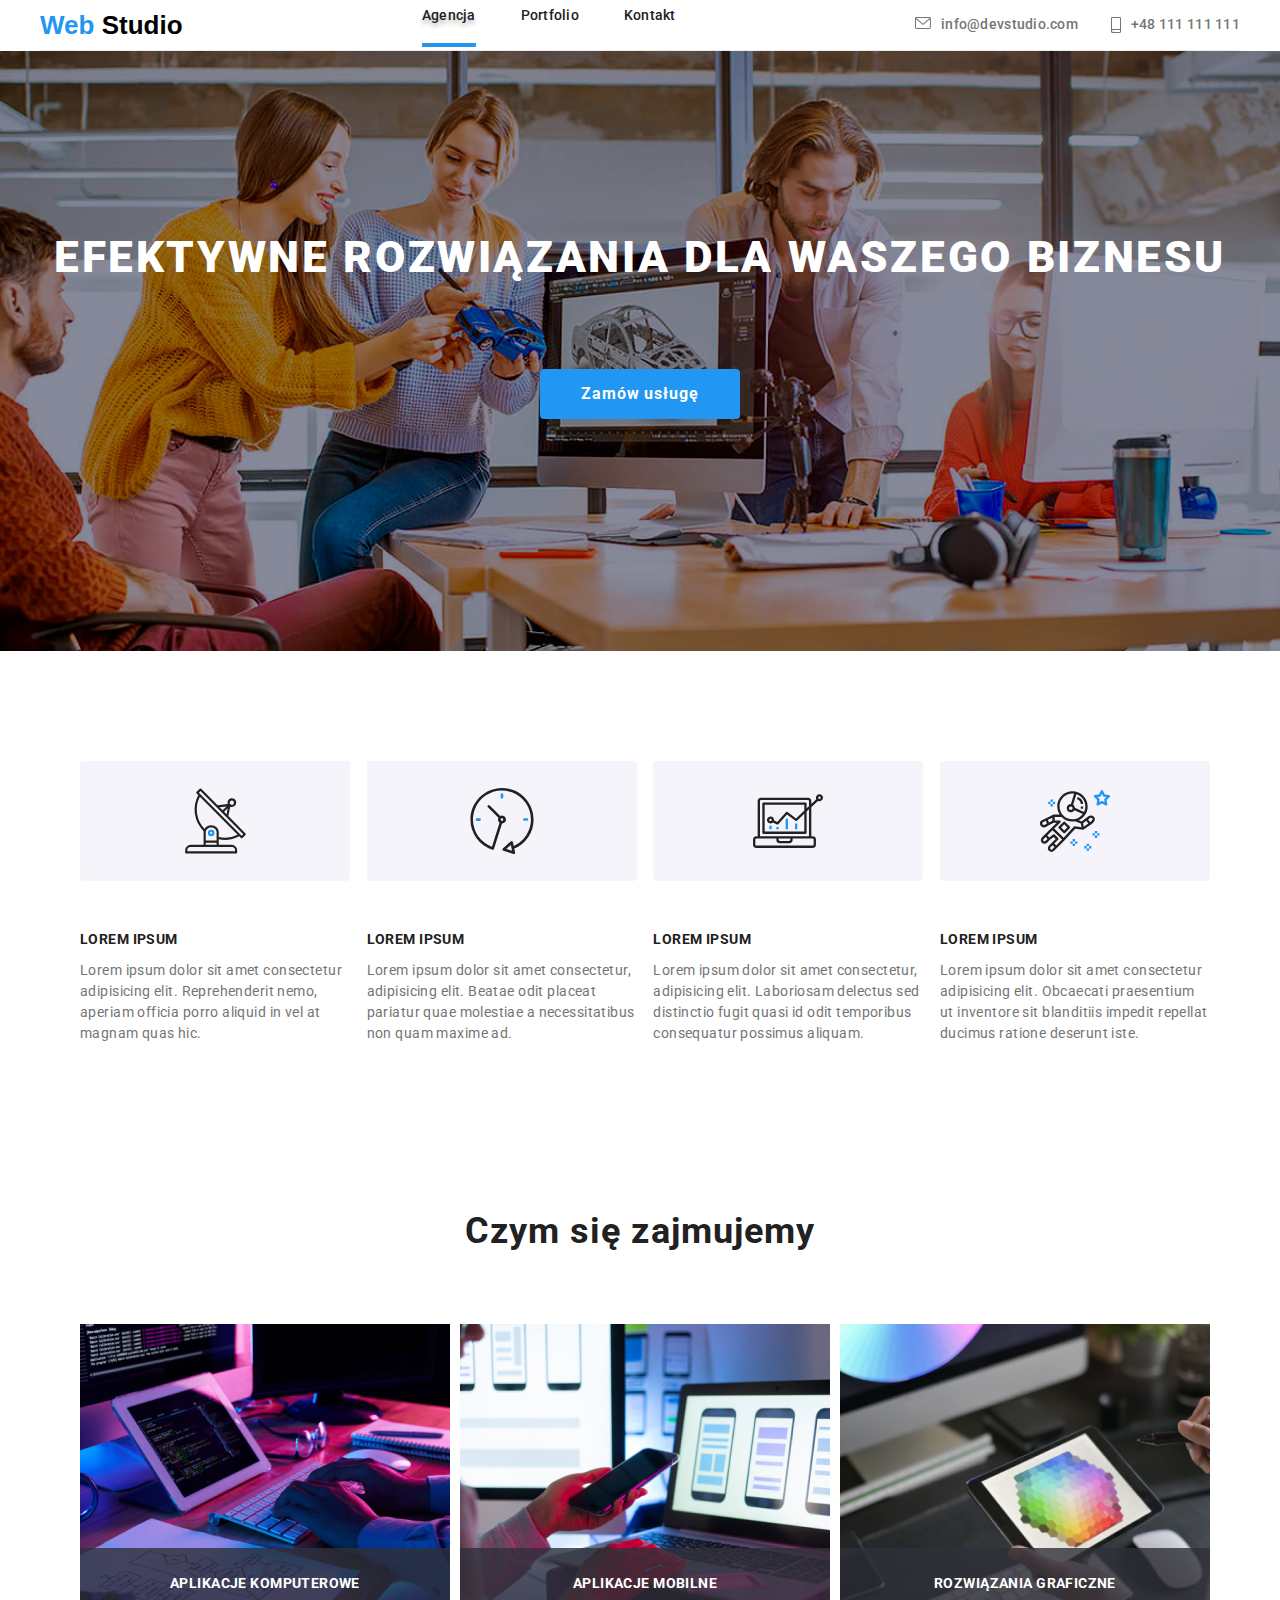
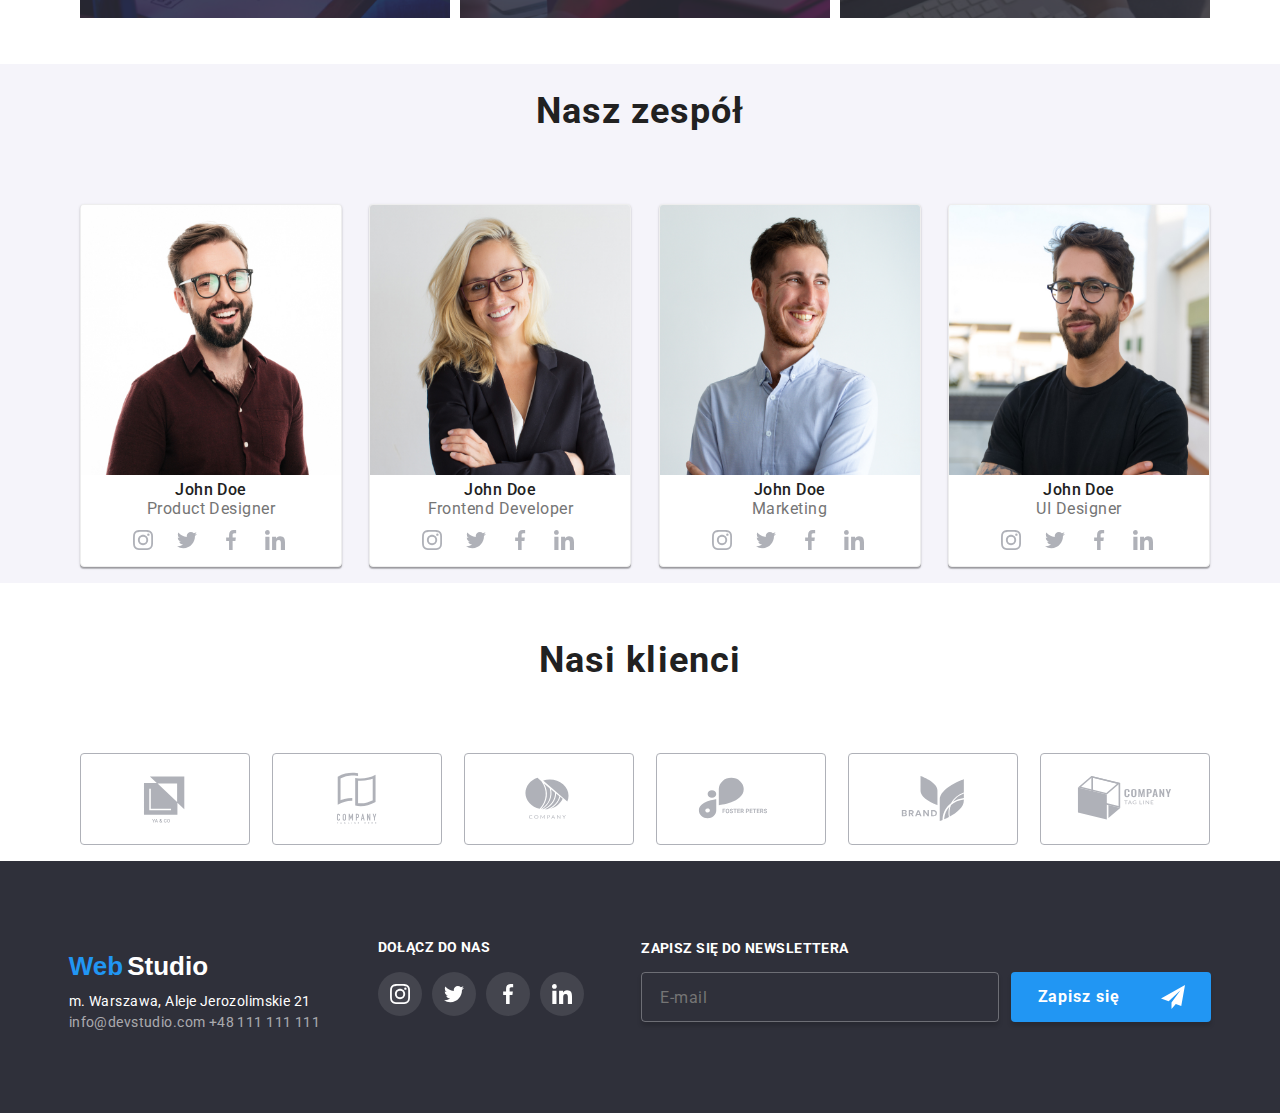
<file: index.html>
<!DOCTYPE html>
<html lang="pl">
  <head>
    <meta charset="UTF-8" />
    <meta name="viewport" content="width=device-width, initial-scale=1.0" />
    <link rel="stylesheet" href="css/modern-normalize.css" />
    <link rel="stylesheet" href="css/main.min.css" />
    <link
      href="https://fonts.googleapis.com/css2?family=Raleway:wght@700&family=Roboto:wght@400;500;700;900&display=swap"
      rel="stylesheet"
    />
    <title>Studio</title>
  </head>
  <body class="body">
    <header class="container navbar">
      <a class="navbar--name" href="index.html">
        <span class="name--first">Web</span>
        <span class="name--second">Studio</span>
      </a>
      <nav class="navbar--pagelist">
        <div class="pagelist--item">
          <a class="pagelist--link active" href="index.html">Agencja</a>
        </div>
        <div class="pagelist--item">
          <a class="pagelist--link" href="portfolio.html">Portfolio</a>
        </div>
        <div class="pagelist--item">
          <a class="pagelist--link" href="/kontakt">Kontakt</a>
        </div>
      </nav>
      <div class="navbar--contact">
        <a class="contact--link" href="mailto:info@devstudio.com">
          <svg class="contact--icon" width="16" height="12">
            <use href="images/icons.svg#icon-envelope"></use>
          </svg>
          info@devstudio.com
        </a>
        <a class="contact--link" href="tel:+48111111111">
          <svg class="contact--icon" width="10" height="16">
            <use href="images/icons.svg#icon-smartphone"></use>
          </svg>
          +48 111 111 111</a
        >
      </div>
    </header>
    <main>
      <section class="header section">
        <div class="container">
          <h1 class="header--text">
            Efektywne rozwiązania dla Waszego biznesu
          </h1>
          <button class="header--button" type="button" data-modal-open>
            Zamów usługę
          </button>
        </div>
      </section>
      <div>
        <section class="section container">
          <ul class="solutions--icon-list">
            <li class="solutions--icon-item">
              <rect class="solutions--icon-background">
                <svg class="solutions--icon-svg" width="65" height="70">
                  <use href="images/icons.svg#icon-antenna"></use>
                </svg>
              </rect>
            </li>
            <li class="solutions--icon-item">
              <rect class="solutions--icon-background" width="270" height="120">
                <svg class="solutions--icon-svg" width="66" height="70">
                  <use href="images/icons.svg#icon-clock"></use>
                </svg>
              </rect>
            </li>
            <li class="solutions--icon-item">
              <rect class="solutions--icon-background" width="270" height="120">
                <svg class="solutions--icon-svg" width="70" height="70">
                  <use href="images/icons.svg#icon-diagram"></use>
                </svg>
              </rect>
            </li>
            <li class="solutions--icon-item">
              <rect class="solutions--icon-background" width="270" height="120">
                <svg class="solutions--icon-svg" width="70" height="70">
                  <use href="images/icons.svg#icon-astronaut"></use>
                </svg>
              </rect>
            </li>
          </ul>
          <ul class="solutions--list">
            <li class="solutions--item">
              <h3 class="solutions--item-title">Lorem ipsum</h3>
              <span class="solutions--item-text">
                Lorem ipsum dolor sit amet consectetur adipisicing elit.
                Reprehenderit nemo, aperiam officia porro aliquid in vel at
                magnam quas hic.
              </span>
            </li>
            <li class="solutions--item">
              <h3 class="solutions--item-title">Lorem ipsum</h3>
              <span class="solutions--item-text">
                Lorem ipsum dolor sit amet consectetur, adipisicing elit. Beatae
                odit placeat pariatur quae molestiae a necessitatibus non quam
                maxime ad.
              </span>
            </li>
            <li class="solutions--item">
              <h3 class="solutions--item-title">Lorem ipsum</h3>
              <span class="solutions--item-text">
                Lorem ipsum dolor sit amet consectetur, adipisicing elit.
                Laboriosam delectus sed distinctio fugit quasi id odit
                temporibus consequatur possimus aliquam.
              </span>
            </li>
            <li class="solutions--item">
              <h3 class="solutions--item-title">Lorem ipsum</h3>
              <span class="solutions--item-text">
                Lorem ipsum dolor sit amet consectetur adipisicing elit.
                Obcaecati praesentium ut inventore sit blanditiis impedit
                repellat ducimus ratione deserunt iste.
              </span>
            </li>
          </ul>
        </section>
        <section class="section container">
          <h2 class="whatwedo--title">Czym się zajmujemy</h2>
          <ul class="whatwedo--list">
            <li class="whatwedo--image">
              <img
                src="images/box1.jpg"
                alt="Człowiek piszący na klawiaturze"
                width="370"
                height="294"
              />
              <p class="whatwedo--image-label">Aplikacje komputerowe</p>
            </li>
            <li class="whatwedo--image">
              <img
                src="images/box2.jpg"
                alt="Człowiek trzymający smartfon w ręku"
                width="370"
                height="294"
              />
              <p class="whatwedo--image-label">Aplikacje mobilne</p>
            </li>
            <li class="whatwedo--image">
              <img
                src="images/box3.jpg"
                alt="Człowiek korzystający z tableta z rysikiem"
                width="370"
                height="294"
              />
              <p class="whatwedo--image-label">Rozwiązania graficzne</p>
            </li>
          </ul>
        </section>
      </div>
      <section class="team--section">
        <div class="container">
          <h2 class="team--title">Nasz zespół</h2>
          <ul class="team--list">
            <li class="team--list-item">
              <img
                src="images/team1.jpg"
                alt="Pracownik John Doe"
                width="260"
                height="270"
              />
              <span class="team--member-name">John Doe</span>
              <span class="team--member-position">Product Designer</span>
              <div class="team--member-contact">
                <ul class="team--member-contact-list">
                  <li class="team--member-contact-icon">
                    <circle class="contact-icon-bg">
                      <svg class="contact-icon-svg" width="20" height="20">
                        <use href="images/icons.svg#icon-instagram"></use>
                      </svg>
                    </circle>
                  </li>
                  <li class="team--member-contact-icon">
                    <circle class="contact-icon-bg">
                      <svg class="contact-icon-svg" width="20" height="20">
                        <use href="images/icons.svg#icon-twitter"></use>
                      </svg>
                    </circle>
                  </li>
                  <li class="team--member-contact-icon">
                    <circle class="contact-icon-bg">
                      <svg class="contact-icon-svg" width="20" height="20">
                        <use href="images/icons.svg#icon-facebook"></use>
                      </svg>
                    </circle>
                  </li>
                  <li class="team--member-contact-icon">
                    <circle class="contact-icon-bg">
                      <svg class="contact-icon-svg" width="20" height="20">
                        <use href="images/icons.svg#icon-linkedin"></use>
                      </svg>
                    </circle>
                  </li>
                </ul>
              </div>
            </li>
            <li class="team--list-item">
              <img
                src="images/team2.jpg"
                alt="Pracowniczka John Doe"
                width="260"
                height="270"
              /><span class="team--member-name">John Doe</span>
              <span class="team--member-position">Frontend Developer</span>
              <div class="team--member-contact">
                <ul class="team--member-contact-list">
                  <li class="team--member-contact-icon">
                    <circle class="contact-icon-bg">
                      <svg class="contact-icon-svg" width="20" height="20">
                        <use href="images/icons.svg#icon-instagram"></use>
                      </svg>
                    </circle>
                  </li>
                  <li class="team--member-contact-icon">
                    <circle class="contact-icon-bg">
                      <svg class="contact-icon-svg" width="20" height="20">
                        <use href="images/icons.svg#icon-twitter"></use>
                      </svg>
                    </circle>
                  </li>
                  <li class="team--member-contact-icon">
                    <circle class="contact-icon-bg">
                      <svg class="contact-icon-svg" width="20" height="20">
                        <use href="images/icons.svg#icon-facebook"></use>
                      </svg>
                    </circle>
                  </li>
                  <li class="team--member-contact-icon">
                    <circle class="contact-icon-bg">
                      <svg class="contact-icon-svg" width="20" height="20">
                        <use href="images/icons.svg#icon-linkedin"></use>
                      </svg>
                    </circle>
                  </li>
                </ul>
              </div>
            </li>
            <li class="team--list-item">
              <img
                src="images/team3.jpg"
                alt="Pracownik John Doe"
                width="260"
                height="270"
              /><span class="team--member-name">John Doe</span>
              <span class="team--member-position">Marketing</span>
              <div class="team--member-contact">
                <ul class="team--member-contact-list">
                  <li class="team--member-contact-icon">
                    <circle class="contact-icon-bg">
                      <svg class="contact-icon-svg" width="20" height="20">
                        <use href="images/icons.svg#icon-instagram"></use>
                      </svg>
                    </circle>
                  </li>
                  <li class="team--member-contact-icon">
                    <circle class="contact-icon-bg">
                      <svg class="contact-icon-svg" width="20" height="20">
                        <use href="images/icons.svg#icon-twitter"></use>
                      </svg>
                    </circle>
                  </li>
                  <li class="team--member-contact-icon">
                    <circle class="contact-icon-bg">
                      <svg class="contact-icon-svg" width="20" height="20">
                        <use href="images/icons.svg#icon-facebook"></use>
                      </svg>
                    </circle>
                  </li>
                  <li class="team--member-contact-icon">
                    <circle class="contact-icon-bg">
                      <svg class="contact-icon-svg" width="20" height="20">
                        <use href="images/icons.svg#icon-linkedin"></use>
                      </svg>
                    </circle>
                  </li>
                </ul>
              </div>
            </li>
            <li class="team--list-item">
              <img
                src="images/team4.jpg"
                alt="Pracownik John Doe"
                width="260"
                height="270"
              /><span class="team--member-name">John Doe</span>
              <span class="team--member-position">UI Designer</span>
              <div class="team--member-contact">
                <ul class="team--member-contact-list">
                  <li class="team--member-contact-icon">
                    <circle class="contact-icon-bg">
                      <svg class="contact-icon-svg" width="20" height="20">
                        <use href="images/icons.svg#icon-instagram"></use>
                      </svg>
                    </circle>
                  </li>
                  <li class="team--member-contact-icon">
                    <circle class="contact-icon-bg">
                      <svg class="contact-icon-svg" width="20" height="20">
                        <use href="images/icons.svg#icon-twitter"></use>
                      </svg>
                    </circle>
                  </li>
                  <li class="team--member-contact-icon">
                    <circle class="contact-icon-bg">
                      <svg class="contact-icon-svg" width="20" height="20">
                        <use href="images/icons.svg#icon-facebook"></use>
                      </svg>
                    </circle>
                  </li>
                  <li class="team--member-contact-icon">
                    <circle class="contact-icon-bg">
                      <svg class="contact-icon-svg" width="20" height="20">
                        <use href="images/icons.svg#icon-linkedin"></use>
                      </svg>
                    </circle>
                  </li>
                </ul>
              </div>
            </li>
          </ul>
        </div>
      </section>
      <section class="clients">
        <div class="container">
          <h2 class="clients--title">Nasi klienci</h2>
          <ul class="clients--list">
            <li class="clients--list-item">
              <svg class="clients--logo" width="106" height="60">
                <use href="images/icons.svg#icon-company1"></use>
              </svg>
            </li>
            <li class="clients--list-item">
              <svg class="clients--logo" width="106" height="60">
                <use href="images/icons.svg#icon-company2"></use>
              </svg>
            </li>
            <li class="clients--list-item">
              <svg class="clients--logo" width="106" height="60">
                <use href="images/icons.svg#icon-company3"></use>
              </svg>
            </li>
            <li class="clients--list-item">
              <svg class="clients--logo" width="106" height="60">
                <use href="images/icons.svg#icon-company4"></use>
              </svg>
            </li>
            <li class="clients--list-item">
              <svg class="clients--logo" width="106" height="60">
                <use href="images/icons.svg#icon-company5"></use>
              </svg>
            </li>
            <li class="clients--list-item">
              <svg class="clients--logo" width="106" height="60">
                <use href="images/icons.svg#icon-company6"></use>
              </svg>
            </li>
          </ul>
        </div>
      </section>
    </main>
    <footer class="footer section">
      <div class="footer--section container">
        <div class="footer--address-section">
          <span class="footer--name-first">Web</span>
          <span class="footer--name-second">Studio</span>
          <address>
            <span class="footer--address">
              m. Warszawa, Aleje Jerozolimskie 21
            </span>
            <span class="footer--contact">
              info@devstudio.com +48 111 111 111
            </span>
          </address>
        </div>
        <div class="footer--joinus">
          <span class="joinus--title">Dołącz do nas</span>
          <ul class="joinus--list">
            <li class="joinus--icon">
              <circle class="joinus--icon-bg">
                <svg class="joinus--icon-svg" width="20" height="20">
                  <use href="images/icons.svg#icon-instagram"></use>
                </svg>
              </circle>
            </li>
            <li class="joinus--icon">
              <circle class="joinus--icon-bg">
                <svg class="joinus--icon-svg" width="20" height="20">
                  <use href="images/icons.svg#icon-twitter"></use>
                </svg>
              </circle>
            </li>
            <li class="joinus--icon">
              <circle class="joinus--icon-bg">
                <svg class="joinus--icon-svg" width="20" height="20">
                  <use href="images/icons.svg#icon-facebook"></use>
                </svg>
              </circle>
            </li>
            <li class="joinus--icon">
              <circle class="joinus--icon-bg">
                <svg class="joinus--icon-svg" width="20" height="20">
                  <use href="images/icons.svg#icon-linkedin"></use>
                </svg>
              </circle>
            </li>
          </ul>
        </div>
        <div class="footer--newsletter">
          <span class="newsletter--title"> Zapisz się do newslettera </span>
          <form class="newsletter--form">
            <label>
              <rect class="newsletter--input-rect">
                <input
                  class="newsletter--input-field"
                  type="email"
                  name="newsletter-email"
                  placeholder="E-mail"
                />
              </rect>
            </label>
            <button class="newsletter--button" type="submit">
              <span>Zapisz się</span>
              <svg width="24" height="24">
                <use href="images/icons.svg#icon-newsletter-send"></use>
              </svg>
            </button>
          </form>
        </div>
      </div>
    </footer>
    <div class="modal--is-hidden backdrop" data-modal>
      <div class="modal">
        <button class="modal--button-close" type="button" data-modal-close>
          X
        </button>
        <span class="modal--title">Zostaw swoje dane w formularzu poniżej</span>
        <form class="modal--form" name="leave_contact">
          <label class="modal--form-label">
            <span class="modal--form-labelname">Imię</span>
            <rect class="modal--input-rect">
              <svg class="modal--input-icon-svg" width="18" height="18">
                <use href="images/icons.svg#icon-modal-name"></use>
              </svg>
              <input
                class="modal--input-field"
                type="name"
                name="contact-name"
              />
            </rect>
          </label>
          <label class="modal--form-label">
            <span class="modal--form-labelname">Telefon</span>
            <rect class="modal--input-rect">
              <svg class="modal--input-icon-svg" width="18" height="18">
                <use href="images/icons.svg#icon-modal-phone"></use>
              </svg>
              <input
                class="modal--input-field"
                type="phone"
                name="contact-phone"
              />
            </rect>
          </label>
          <label class="modal--form-label">
            <span class="modal--form-labelname">E-mail</span>
            <rect class="modal--input-rect">
              <svg class="modal--input-icon-svg" width="18" height="18">
                <use href="images/icons.svg#icon-modal-email"></use>
              </svg>
              <input
                class="modal--input-field"
                type="email"
                name="contact-email"
              />
            </rect>
          </label>
          <label class="modal--form-label">
            <span class="modal--form-labelname">Komentarz</span>
            <rect class="modal--form-message-rect">
              <textarea
                class="modal--form-message-field"
                name="contact-message"
                placeholder="Wprowadź tekst"
              >
              </textarea>
            </rect>
          </label>
          <div class="modal--form-policy">
            <label class="modal--policy-label">
              <input class="modal--policy-checkbox" type="checkbox" />
              <svg class="modal--policy-icon" width="16" height="11">
                <use href="images/icons.svg#icon-check"></use>
              </svg>
              <span class="modal--policy-text">
                Oświadczam, że akceptuję
                <a class="modal--policy-link" href="/">Regulamin</a> i
                <a class="modal--policy-link" href="/">Politykę prywatności</a>.
              </span>
            </label>
          </div>
          <button class="modal--button-send" type="button">Wyślij</button>
        </form>
      </div>
    </div>
    <script src="js/modal.js"></script>
  </body>
</html>
</file>
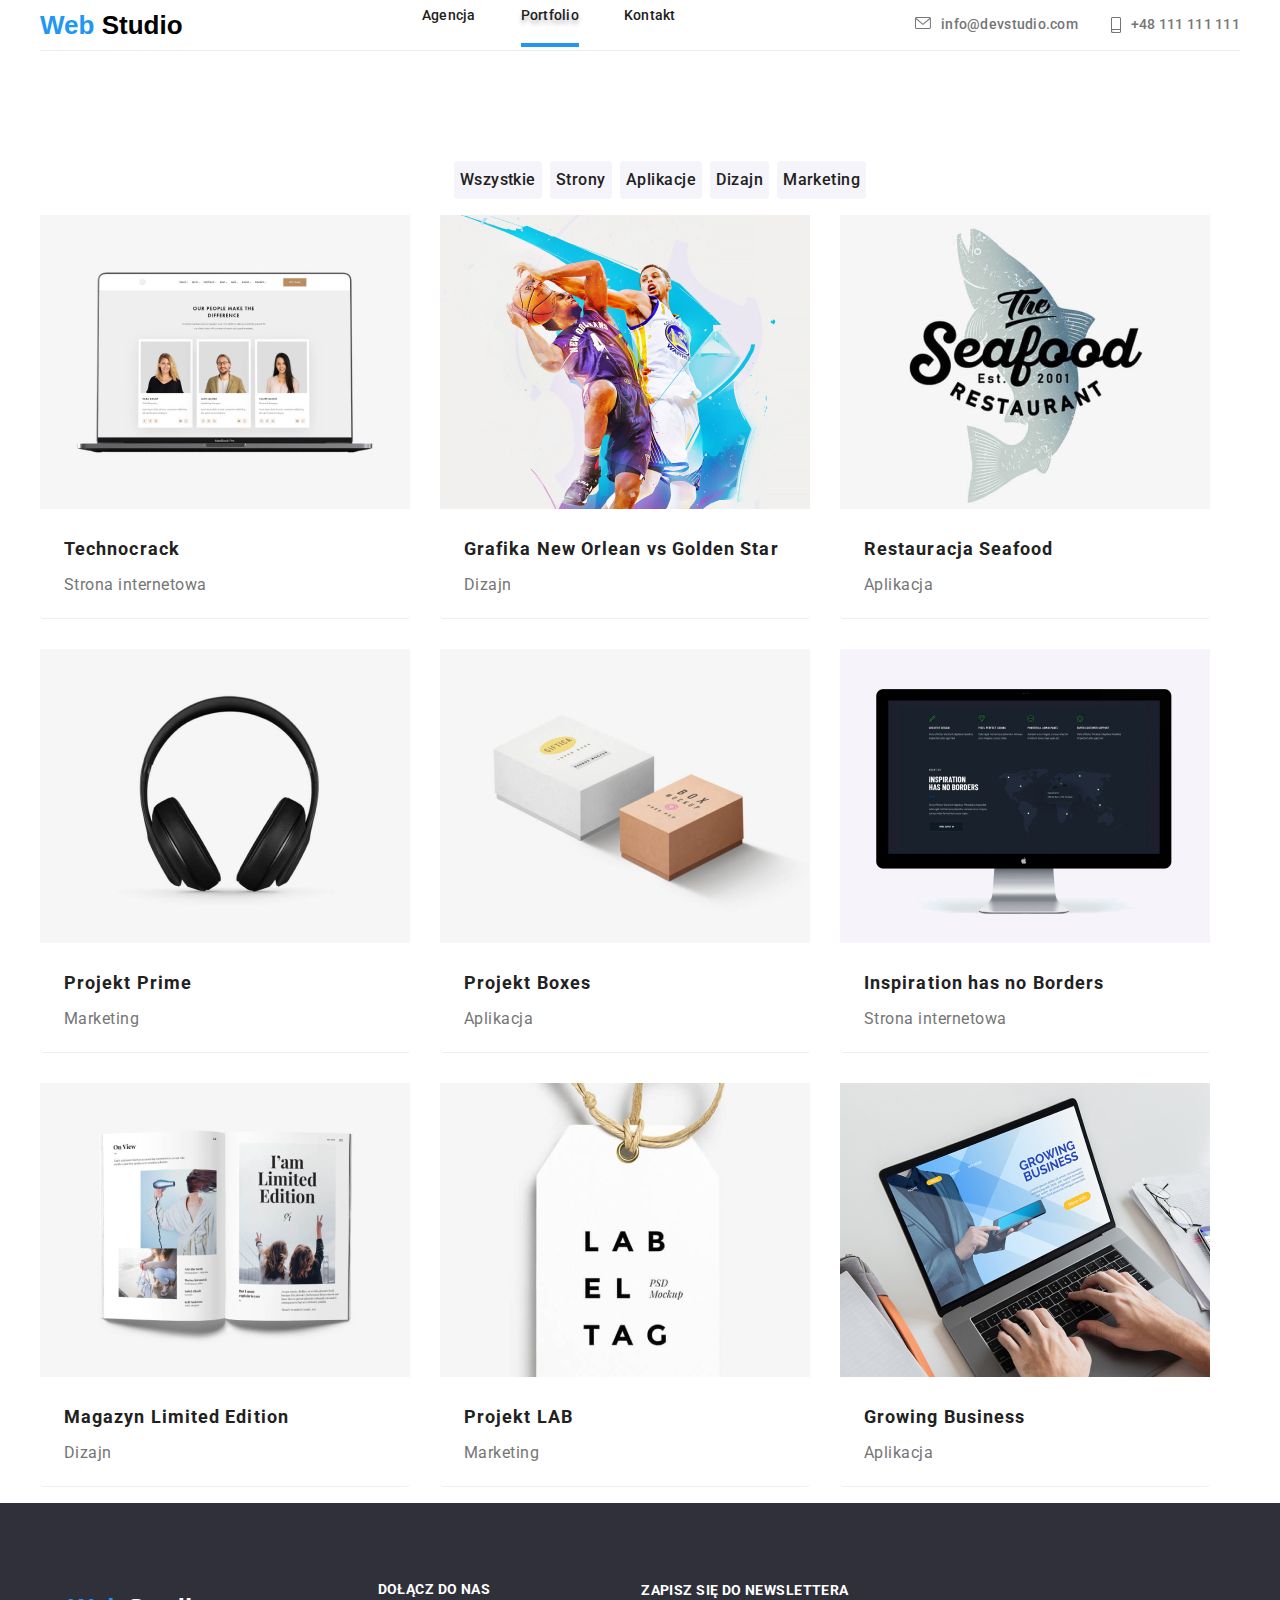
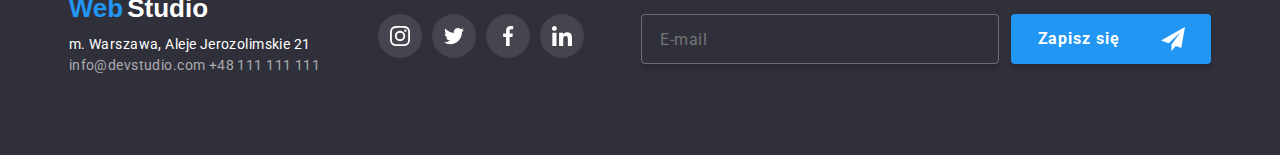
<file: portfolio.html>
<!DOCTYPE html>
<html lang="en">
  <head>
    <meta charset="UTF-8" />
    <meta name="viewport" content="width=device-width, initial-scale=1.0" />
    <link rel="stylesheet" href="css/modern-normalize.css" />
    <link rel="stylesheet" href="css/main.min.css" />
    <link
      href="https://fonts.googleapis.com/css2?family=Raleway:wght@700&family=Roboto:wght@400;500;700;900&display=swap"
      rel="stylesheet"
    />
    <title>Portfolio - WebStudio</title>
  </head>
  <body class="body">
    <header class="container navbar">
      <a class="navbar--name" href="index.html">
        <span class="name--first">Web</span>
        <span class="name--second">Studio</span>
      </a>
      <nav class="navbar--pagelist">
        <div class="pagelist--item">
          <a class="pagelist--link" href="index.html">Agencja</a>
        </div>
        <div class="pagelist--item">
          <a class="pagelist--link active" href="portfolio.html">Portfolio</a>
        </div>
        <div class="pagelist--item">
          <a class="pagelist--link" href="/kontakt">Kontakt</a>
        </div>
      </nav>
      <div class="navbar--contact">
        <a class="contact--link" href="mailto:info@devstudio.com">
          <svg class="contact--icon" width="16" height="12">
            <use href="images/icons.svg#icon-envelope"></use>
          </svg>
          info@devstudio.com
        </a>
        <a class="contact--link" href="tel:+48111111111">
          <svg class="contact--icon" width="10" height="16">
            <use href="images/icons.svg#icon-smartphone"></use>
          </svg>
          +48 111 111 111</a
        >
      </div>
    </header>
    <main class="container">
      <ul class="portfolio--buttons section">
        <li>
          <button class="portfolio--buttons-categories" type="button">
            Wszystkie
          </button>
        </li>
        <li>
          <button class="portfolio--buttons-categories" type="button">
            Strony
          </button>
        </li>
        <li>
          <button class="portfolio--buttons-categories" type="button">
            Aplikacje
          </button>
        </li>
        <li>
          <button class="portfolio--buttons-categories" type="button">
            Dizajn
          </button>
        </li>
        <li>
          <button class="portfolio--buttons-categories" type="button">
            Marketing
          </button>
        </li>
      </ul>
      <ul class="portfolio--projects-grid section">
        <li class="projects--item">
          <div class="projects--image">
            <img
              src="images/portfolio1.jpg"
              alt="Laptop z otwartą stroną internetową"
              height="294"
              width="370"
            />
            <p class="projects--description">
              Technocrack jest popularną platformą wykorzystywaną do
              rozpowszechniania koronawirusa. Firmy wykorzystują tę platformę do
              celów szpiegowskich i ataków na niezabezpieczone serwery
              konkurencji
            </p>
          </div>
          <span class="projects--name">Technocrack </span>
          <span class="projects--category">Strona internetowa</span>
        </li>
        <li class="projects--item">
          <div class="projects--image">
            <img
              src="images/portfolio2.jpg"
              alt="Dwóch koszykarzy podczas gry"
              height="294"
              width="370"
            />
            <p class="projects--description">
              Lorem ipsum, dolor sit amet consectetur adipisicing elit. Sed eum,
              quam expedita necessitatibus eius unde repellat debitis
              repudiandae iste sit maxime inventore veritatis reiciendis facere
              sunt, distinctio itaque quaerat magnam.
            </p>
          </div>
          <span class="projects--name">Grafika New Orlean vs Golden Star </span>
          <span class="projects--category">Dizajn</span>
        </li>
        <li class="projects--item">
          <div class="projects--image">
            <img
              src="images/portfolio3.jpg"
              alt="Tekst 'The Seafood Restaurant' z rybą w tle"
              height="294"
              width="370"
            />
            <p class="projects--description">
              Lorem ipsum dolor sit amet consectetur adipisicing elit. Quidem
              itaque atque, recusandae harum nisi unde similique error
              consectetur vitae, saepe praesentium officiis eius esse dolore
              perspiciatis, neque quis nemo! Omnis!
            </p>
          </div>
          <span class="projects--name">Restauracja Seafood </span>
          <span class="projects--category">Aplikacja</span>
        </li>
        <li class="projects--item">
          <div class="projects--image">
            <img
              src="images/portfolio4.jpg"
              alt="Słuchawki nauszne"
              height="294"
              width="370"
            />
            <p class="projects--description">
              Lorem ipsum dolor sit amet consectetur adipisicing elit. Animi
              saepe quidem ad recusandae voluptate perferendis veniam optio sit
              alias atque! Error, ipsa doloribus fuga sed officia quae corporis
              deleniti eos?
            </p>
          </div>
          <span class="projects--name">Projekt Prime </span>
          <span class="projects--category">Marketing</span>
        </li>
        <li class="projects--item">
          <div class="projects--image">
            <img
              src="images/portfolio5.jpg"
              alt="Dwa pudełka - beżowe i białe"
              height="294"
              width="370"
            />
            <p class="projects--description">
              Lorem ipsum dolor sit amet consectetur adipisicing elit. Odio
              cupiditate, nam rerum a necessitatibus praesentium blanditiis
              ratione. Dignissimos sit vel ipsam explicabo sequi neque,
              provident alias, deserunt labore ipsum laudantium!
            </p>
          </div>
          <span class="projects--name">Projekt Boxes </span>
          <span class="projects--category">Aplikacja</span>
        </li>
        <li class="projects--item">
          <div class="projects--image">
            <img
              src="images/portfolio6.jpg"
              alt="Monitor komputera z otwartą stroną internetową"
              height="294"
              width="370"
            />
            <p class="projects--description">
              Lorem ipsum dolor, sit amet consectetur adipisicing elit. Libero
              amet voluptatum quae non impedit facere! Adipisci dolor est
              nesciunt animi neque eum ipsam veritatis ad! Ad beatae quos quis
              optio?
            </p>
          </div>
          <span class="projects--name">Inspiration has no Borders </span>
          <span class="projects--category">Strona internetowa</span>
        </li>
        <li class="projects--item">
          <div class="projects--image">
            <img
              src="images/portfolio7.jpg"
              alt="Otwarty album z grafiką"
              height="294"
              width="370"
            />
            <p class="projects--description">
              Lorem ipsum dolor sit amet consectetur, adipisicing elit.
              Recusandae error optio quam alias est adipisci illum? Id
              consequuntur quis laudantium omnis! Voluptatibus saepe voluptatum
              id nihil, veritatis illo alias nobis.
            </p>
          </div>
          <span class="projects--name">Magazyn Limited Edition </span>
          <span class="projects--category">Dizajn</span>
        </li>
        <li class="projects--item">
          <div class="projects--image">
            <img
              src="images/portfolio8.jpg"
              alt="Papierowa zawieszka z napisem 'Label tag'"
              height="294"
              width="370"
            />
            <p class="projects--description">
              Lorem ipsum dolor, sit amet consectetur adipisicing elit. Laborum
              tenetur quibusdam id repudiandae, voluptatibus accusamus aperiam,
              deleniti ea est porro similique ad atque distinctio odio
              consequatur dolore accusantium. Error, vero?
            </p>
          </div>
          <span class="projects--name">Projekt LAB </span>
          <span class="projects--category">Marketing</span>
        </li>
        <li class="projects--item">
          <div class="projects--image">
            <img
              src="images/portfolio9.jpg"
              alt="Człowiek piszący na komputerze"
              height="294"
              width="370"
            />
            <p class="projects--description">
              Lorem ipsum dolor sit amet consectetur adipisicing elit.
              Consequuntur, explicabo! Voluptatem vitae illo ea, vel ut, facilis
              unde sit blanditiis et voluptas fugiat beatae voluptatum culpa
              ipsa repellat ducimus id.
            </p>
          </div>
          <span class="projects--name">Growing Business </span>
          <span class="projects--category">Aplikacja</span>
        </li>
      </ul>
    </main>
    <footer class="footer section">
      <div class="footer--section container">
        <div class="footer--address-section">
          <span class="footer--name-first">Web</span>
          <span class="footer--name-second">Studio</span>
          <address>
            <span class="footer--address">
              m. Warszawa, Aleje Jerozolimskie 21
            </span>
            <span class="footer--contact">
              info@devstudio.com +48 111 111 111
            </span>
          </address>
        </div>
        <div class="footer--joinus">
          <span class="joinus--title">Dołącz do nas</span>
          <ul class="joinus--list">
            <li class="joinus--icon">
              <circle class="joinus--icon-bg">
                <svg class="joinus--icon-svg" width="20" height="20">
                  <use href="images/icons.svg#icon-instagram"></use>
                </svg>
              </circle>
            </li>
            <li class="joinus--icon">
              <circle class="joinus--icon-bg">
                <svg class="joinus--icon-svg" width="20" height="20">
                  <use href="images/icons.svg#icon-twitter"></use>
                </svg>
              </circle>
            </li>
            <li class="joinus--icon">
              <circle class="joinus--icon-bg">
                <svg class="joinus--icon-svg" width="20" height="20">
                  <use href="images/icons.svg#icon-facebook"></use>
                </svg>
              </circle>
            </li>
            <li class="joinus--icon">
              <circle class="joinus--icon-bg">
                <svg class="joinus--icon-svg" width="20" height="20">
                  <use href="images/icons.svg#icon-linkedin"></use>
                </svg>
              </circle>
            </li>
          </ul>
        </div>
        <div class="footer--newsletter">
          <span class="newsletter--title"> Zapisz się do newslettera </span>
          <form class="newsletter--form">
            <label>
              <rect class="newsletter--input-rect">
                <input
                  class="newsletter--input-field"
                  type="email"
                  name="newsletter-email"
                  placeholder="E-mail"
                />
              </rect>
            </label>
            <button class="newsletter--button" type="submit">
              <span>Zapisz się</span>
              <svg width="24" height="24">
                <use href="images/icons.svg#icon-newsletter-send"></use>
              </svg>
            </button>
          </form>
        </div>
      </div>
    </footer>
  </body>
</html>
</file>
<file: css/main.min.css>
.body{background-color:#fff;font-family:"Roboto",sans-serif}.container{width:1200px;margin:auto}.section{padding-top:94px}.navbar{display:-webkit-box;display:-ms-flexbox;display:flex;-webkit-box-pack:space-evenly;-ms-flex-pack:space-evenly;justify-content:space-evenly;-webkit-box-align:center;-ms-flex-align:center;align-items:center;border-bottom-width:1px;border-bottom-style:solid;border-bottom-color:#ececec}.navbar--name{font-family:"Railway",sans-serif;font-weight:700;font-size:26px;line-height:1.938;text-decoration:none}.name--first{color:#2196f3}.name--second{color:#000}.navbar--pagelist{display:-webkit-inline-box;display:-ms-inline-flexbox;display:inline-flex;min-width:254px;-webkit-box-pack:justify;-ms-flex-pack:justify;justify-content:space-between;margin-left:auto;margin-right:auto;padding-top:auto}.pagelist--item{position:relative;-webkit-transition-property:border-bottom;transition-property:border-bottom;-webkit-transition-duration:250ms;transition-duration:250ms;-webkit-transition-timing-function:cubic-bezier(0.4, 0, 0.2, 1);transition-timing-function:cubic-bezier(0.4, 0, 0.2, 1);-webkit-transition-delay:0;transition-delay:0;padding-bottom:20px}.pagelist--item:hover{color:#2196f3;text-shadow:0px 4px 4px rgba(0,0,0,.25);border-bottom-color:#2196f3;border-bottom-width:4px;border-bottom-style:solid}.active{color:#2196f3;text-shadow:0px 4px 4px rgba(0,0,0,.25);border-bottom-color:#2196f3;border-bottom-width:4px;border-bottom-style:solid}.pagelist--link{color:#212121;font-weight:500;font-size:14px;line-height:1;letter-spacing:.02em;text-decoration:none;-webkit-transition-property:text-shadow border;transition-property:text-shadow border;-webkit-transition-duration:250ms;transition-duration:250ms;-webkit-transition-timing-function:cubic-bezier(0.4, 0, 0.2, 1);transition-timing-function:cubic-bezier(0.4, 0, 0.2, 1);-webkit-transition-delay:0;transition-delay:0;position:relative;padding-bottom:20px}.navbar--contact{-webkit-box-pack:justify;-ms-flex-pack:justify;justify-content:space-between;display:-webkit-inline-box;display:-ms-inline-flexbox;display:inline-flex;width:325px}.contact--link{color:#757575;font-weight:500;font-size:14px;line-height:1;letter-spacing:.02em;text-decoration:none;display:-webkit-inline-box;display:-ms-inline-flexbox;display:inline-flex;-webkit-transition-property:color;transition-property:color;-webkit-transition-duration:250ms;transition-duration:250ms;-webkit-transition-timing-function:cubic-bezier(0.4, 0, 0.2, 1);transition-timing-function:cubic-bezier(0.4, 0, 0.2, 1);-webkit-transition-delay:0;transition-delay:0}.contact--link:hover,.contact--link:focus{color:#2196f3}.contact--icon{margin-right:10px;fill:#757575;-webkit-transition-property:fill;transition-property:fill;-webkit-transition-duration:250ms;transition-duration:250ms;-webkit-transition-timing-function:cubic-bezier(0.4, 0, 0.2, 1);transition-timing-function:cubic-bezier(0.4, 0, 0.2, 1);-webkit-transition-delay:0;transition-delay:0}.contact--icon:hover,.contact--icon:focus{fill:#2196f3}.header{text-align:center;height:600px;color:#fff;-webkit-box-align:center;-ms-flex-align:center;align-items:center;-ms-flex-wrap:wrap;flex-wrap:wrap;background-image:url("../images/header.jpg");background-repeat:no-repeat;background-position:center}.header--text{font-weight:900;font-size:44px;line-height:3.75;text-align:center;letter-spacing:.06em;text-transform:uppercase}.header--button{background-color:#2196f3;color:#fff;height:50px;width:200px;font-weight:700;font-size:16px;line-height:1.875;letter-spacing:.06em;border-radius:4px;border:none;-webkit-transition-property:color;transition-property:color;-webkit-transition-duration:250ms;transition-duration:250ms;-webkit-transition-timing-function:cubic-bezier(0.4, 0, 0.2, 1);transition-timing-function:cubic-bezier(0.4, 0, 0.2, 1);-webkit-transition-delay:0;transition-delay:0}.header--button:hover{cursor:pointer;color:#000}.solutions--icon-list{list-style:none;display:-webkit-inline-box;display:-ms-inline-flexbox;display:inline-flex;-webkit-box-pack:justify;-ms-flex-pack:justify;justify-content:space-between;width:1170px}.solutions--icon-background{border-radius:4px;background-color:#f5f4fa;width:270px;height:120px;display:inline-block}.solutions--icon-svg{display:block;-webkit-box-pack:center;-ms-flex-pack:center;justify-content:center;-webkit-box-align:center;-ms-flex-align:center;align-items:center;margin-left:auto;margin-right:auto;margin-top:25px;margin-bottom:25px}.solutions--list{list-style:none;display:-webkit-inline-box;display:-ms-inline-flexbox;display:inline-flex;-webkit-box-pack:justify;-ms-flex-pack:justify;justify-content:space-between;width:1170px}.solutions--item{width:270px;-webkit-box-align:center;-ms-flex-align:center;align-items:center}.solutions--item-title{font-weight:700;font-size:14px;line-height:1;letter-spacing:.03em;text-transform:uppercase;color:#212121}.solutions--item-text{font-size:14px;line-height:1.5;letter-spacing:.03em;color:#757575}.whatwedo--title{font-weight:700;font-size:36px;line-height:2.625;text-align:center;letter-spacing:.03em;color:#212121}.whatwedo--list{list-style:none;width:1170px;height:294px;display:-webkit-inline-box;display:-ms-inline-flexbox;display:inline-flex;-webkit-box-pack:justify;-ms-flex-pack:justify;justify-content:space-between}.whatwedo--image{position:relative;margin:0;padding-bottom:0}.whatwedo--image-label{position:absolute;background-color:rgba(47,48,58,.8);margin:0;bottom:0;left:0;right:0;height:70px;display:-webkit-inline-box;display:-ms-inline-flexbox;display:inline-flex;-webkit-box-align:center;-ms-flex-align:center;align-items:center;-webkit-box-pack:center;-ms-flex-pack:center;justify-content:center;font-weight:700;font-size:14px;line-height:1;text-align:center;letter-spacing:.03em;text-transform:uppercase;color:#fff}.team--section{background-color:#f5f4fa}.team--title{font-weight:700;font-size:36px;line-height:2.625;text-align:center;letter-spacing:.03em;color:#212121;display:block}.team--list{list-style:none;display:-webkit-inline-box;display:-ms-inline-flexbox;display:inline-flex;width:1170px;-webkit-box-pack:justify;-ms-flex-pack:justify;justify-content:space-between}.team--list-item{max-width:270px;border-color:#eee;border-width:1px;border-style:solid;border-radius:4px;background-color:#fff;-webkit-box-shadow:0px 1px 3px rgba(0,0,0,.12),0px 1px 1px rgba(0,0,0,.14),0px 2px 1px rgba(0,0,0,.2);box-shadow:0px 1px 3px rgba(0,0,0,.12),0px 1px 1px rgba(0,0,0,.14),0px 2px 1px rgba(0,0,0,.2);overflow:hidden}.team--member-name{font-weight:500;font-size:16px;line-height:1.188;text-align:center;letter-spacing:.03em;color:#212121;display:block}.team--member-position{font-size:16px;line-height:1.188;text-align:center;letter-spacing:.03em;color:#757575;display:block}.team--member-contact-list{list-style:none;display:-webkit-inline-box;display:-ms-inline-flexbox;display:inline-flex;-webkit-box-pack:justify;-ms-flex-pack:justify;justify-content:space-between;width:206px}.contact-icon-bg{border-radius:50px;width:44px;height:44px;display:inline-block;-webkit-transition-property:background-color;transition-property:background-color;-webkit-transition-duration:250ms;transition-duration:250ms;-webkit-transition-timing-function:cubic-bezier(0.4, 0, 0.2, 1);transition-timing-function:cubic-bezier(0.4, 0, 0.2, 1);-webkit-transition-delay:0;transition-delay:0}.contact-icon-svg{display:block;-webkit-box-pack:center;-ms-flex-pack:center;justify-content:center;-webkit-box-align:center;-ms-flex-align:center;align-items:center;margin:12px 12px 12px 12px;fill:#afb1b8;-webkit-transition-property:fill;transition-property:fill;-webkit-transition-duration:250ms;transition-duration:250ms;-webkit-transition-timing-function:cubic-bezier(0.4, 0, 0.2, 1);transition-timing-function:cubic-bezier(0.4, 0, 0.2, 1);-webkit-transition-delay:0;transition-delay:0}.team--member-contact-icon:hover .contact-icon-bg{cursor:pointer;background-color:#2196f3}.team--member-contact-icon:hover .contact-icon-svg{fill:#fff}.clients--title{font-weight:700;font-size:36px;line-height:2.625;text-align:center;letter-spacing:.03em;color:#212121;display:block}.clients--list{list-style:none;display:-webkit-inline-box;display:-ms-inline-flexbox;display:inline-flex;width:1170px;-webkit-box-pack:justify;-ms-flex-pack:justify;justify-content:space-between}.clients--list-item{border-color:#afb1b8;border-width:1px;border-radius:4px;border-style:solid;height:92px;width:170px;display:-webkit-inline-box;display:-ms-inline-flexbox;display:inline-flex;-webkit-box-pack:center;-ms-flex-pack:center;justify-content:center;-webkit-box-align:center;-ms-flex-align:center;align-items:center;fill:#afb1b8;-webkit-transition-property:fill border-color;transition-property:fill border-color;-webkit-transition-duration:250ms;transition-duration:250ms;-webkit-transition-timing-function:cubic-bezier(0.4, 0, 0.2, 1);transition-timing-function:cubic-bezier(0.4, 0, 0.2, 1);-webkit-transition-delay:0;transition-delay:0}.clients--list-item:hover{cursor:pointer;fill:#2196f3;border-color:#2196f3}.clients--list-item:hover .clients--logo{cursor:pointer;fill:#2196f3}.backdrop{position:fixed;top:0;left:0;width:100%;height:100%;background-color:rgba(0,0,0,.1);-webkit-transition-property:opacity,visibility;transition-property:opacity,visibility;-webkit-transition-duration:250ms;transition-duration:250ms;-webkit-transition-timing-function:cubic-bezier(0.4, 0, 0.2, 1);transition-timing-function:cubic-bezier(0.4, 0, 0.2, 1);-webkit-transition-delay:0;transition-delay:0}.modal{position:absolute;top:50%;left:50%;-webkit-transform:translate(-50%, -50%);transform:translate(-50%, -50%);width:528px;height:581px;background-color:#fff;display:block;padding:40px;-webkit-box-shadow:0px 1px 3px rgba(0,0,0,.12),0px 1px 1px rgba(0,0,0,.14),0px 2px 1px rgba(0,0,0,.2);box-shadow:0px 1px 3px rgba(0,0,0,.12),0px 1px 1px rgba(0,0,0,.14),0px 2px 1px rgba(0,0,0,.2);border-radius:4px}.modal--button-close{position:absolute;top:8px;right:8px;width:30px;height:30px;background-color:#fff;border:1px;border-radius:50%;border-color:var(--border-color);cursor:pointer}.modal--is-hidden{opacity:0;visibility:hidden;pointer-events:none}.modal--title{display:block;font-style:normal;font-weight:700;font-size:20px;line-height:1.438;text-align:center;letter-spacing:.03em;color:#212121;margin-bottom:12px}.modal--form{height:342px;width:448px;-ms-flex-line-pack:distribute;align-content:space-around;display:block;-webkit-box-pack:start;-ms-flex-pack:start;justify-content:flex-start}.modal--form-label{display:block;margin-bottom:10px;margin-top:10px}.modal--form-label:focus-within{fill:#2196f3}.modal--form-label:focus-within .modal--input-rect{border-color:#2196f3}.modal--form-label:focus-within .modal--form-message-rect{border-color:#2196f3}.modal--form-labelname{font-style:normal;font-weight:400;font-size:12px;line-height:.875;letter-spacing:.01em;color:#757575;display:block;margin-bottom:4px}.modal--input-rect{display:-webkit-inline-box;display:-ms-inline-flexbox;display:inline-flex;-webkit-box-pack:start;-ms-flex-pack:start;justify-content:flex-start;-webkit-box-align:center;-ms-flex-align:center;align-items:center;height:40px;width:448px;border-radius:4px;border-width:1px;border:solid;border-color:rgba(33,33,33,.2);-webkit-transition-property:fill border-color;transition-property:fill border-color;-webkit-transition-duration:250ms;transition-duration:250ms;-webkit-transition-timing-function:cubic-bezier(0.4, 0, 0.2, 1);transition-timing-function:cubic-bezier(0.4, 0, 0.2, 1);-webkit-transition-delay:0;transition-delay:0}.modal--input-icon-svg{margin-left:12px;margin-right:12px}.modal--input-field{border:none;width:390px}.modal--input-field:focus{outline:none}.modal--form-message-rect{display:-webkit-inline-box;display:-ms-inline-flexbox;display:inline-flex;width:448px;height:120px;border-radius:4px;border-width:1px;border:solid;border-color:rgba(33,33,33,.2);-webkit-transition-property:border-color;transition-property:border-color;-webkit-transition-duration:250ms;transition-duration:250ms;-webkit-transition-timing-function:cubic-bezier(0.4, 0, 0.2, 1);transition-timing-function:cubic-bezier(0.4, 0, 0.2, 1);-webkit-transition-delay:0;transition-delay:0}.modal--form-message-field{display:block;font-style:normal;font-weight:400;font-size:12px;line-height:1.438;letter-spacing:.01em;width:420px;height:90px;margin-left:12px;margin-top:12px;resize:none;border:none}.modal--form-message-field:focus{outline:none}.modal--form-policy{-webkit-box-pack:center;-ms-flex-pack:center;justify-content:center;display:-webkit-box;display:-ms-flexbox;display:flex;margin-top:20px;width:448px}.modal--policy-checkbox{visibility:hidden;position:absolute;display:-webkit-box;display:-ms-flexbox;display:flex;height:16px;width:16px}.modal--policy-label::before{content:"";display:inline-block;height:16px;width:16px;border-width:1px;border:solid;border-color:#000;border-radius:2px;margin-right:-20px}.modal--policy-icon{position:relative;width:16px;height:15px;margin-bottom:.5px}.modal--policy-checkbox:checked~.modal--policy-icon{background-color:#2196f3;visibility:visible}.modal--policy-text{font-family:"Roboto";font-style:normal;font-weight:400;font-size:14px;line-height:1.5;letter-spacing:.03em;color:#757575;text-shadow:0px 4px 4px rgba(0,0,0,.25);display:inline;position:relative}.modal--policy-link:visited{color:#2196f3}.modal--button-send{height:50px;width:200px;font-style:normal;font-weight:700;font-size:16px;line-height:1.875;letter-spacing:.06em;border:none;border-radius:4px;background-color:#2196f3;color:#fff;-webkit-box-shadow:0px 4px 4px rgba(0,0,0,.25);box-shadow:0px 4px 4px rgba(0,0,0,.25);display:block;cursor:pointer;margin-left:auto;margin-right:auto;margin-top:30px}.portfolio--buttons{display:-webkit-box;display:-ms-flexbox;display:flex;list-style:none;-webkit-box-pack:center;-ms-flex-pack:center;justify-content:center;gap:8px;-webkit-box-align:center;-ms-flex-align:center;align-items:center}.portfolio--buttons-categories{background-color:#f5f4fa;color:#212121;font-weight:500;font-size:16px;line-height:1.625;text-align:center;letter-spacing:.03em;height:38px;border:none;border-radius:4px;-webkit-transition-property:background-color,color,-webkit-box-shadow;transition-property:background-color,color,-webkit-box-shadow;transition-property:background-color,color,box-shadow;transition-property:background-color,color,box-shadow,-webkit-box-shadow;-webkit-transition-duration:250ms;transition-duration:250ms;-webkit-transition-timing-function:cubic-bezier(0.4, 0, 0.2, 1);transition-timing-function:cubic-bezier(0.4, 0, 0.2, 1);-webkit-transition-delay:0;transition-delay:0}.portfolio--buttons-categories:hover{background-color:#2196f3;color:#fff;cursor:pointer;-webkit-box-shadow:0px 3px 1px rgba(0,0,0,.1),0px 1px 2px rgba(0,0,0,.08),0px 2px 2px rgba(0,0,0,.12);box-shadow:0px 3px 1px rgba(0,0,0,.1),0px 1px 2px rgba(0,0,0,.08),0px 2px 2px rgba(0,0,0,.12)}.portfolio--buttons-categories:active{background-color:#2196f3;color:#fff}.portfolio--projects-grid{list-style:none;display:-webkit-box;display:-ms-flexbox;display:flex;-ms-flex-wrap:wrap;flex-wrap:wrap;gap:30px;-ms-flex-preferred-size:calc((100% - 60px)/3);flex-basis:calc((100% - 60px)/3);padding:0}.projects--item{border-bottom-color:#eee;border-bottom-style:solid;border-bottom-width:1px;-ms-flex-preferred-size:auto;flex-basis:auto;position:relative;max-width:370px;max-height:404px;border-radius:4px;-webkit-transition-property:-webkit-box-shadow;transition-property:-webkit-box-shadow;transition-property:box-shadow;transition-property:box-shadow, -webkit-box-shadow;-webkit-transition-duration:250ms;transition-duration:250ms;-webkit-transition-timing-function:cubic-bezier(0.4, 0, 0.2, 1);transition-timing-function:cubic-bezier(0.4, 0, 0.2, 1);-webkit-transition-delay:0;transition-delay:0;z-index:1}.projects--item:hover{-webkit-box-shadow:0px 1px 1px rgba(0,0,0,.12),0px 4px 4px rgba(0,0,0,.06),1px 4px 6px rgba(0,0,0,.16);box-shadow:0px 1px 1px rgba(0,0,0,.12),0px 4px 4px rgba(0,0,0,.06),1px 4px 6px rgba(0,0,0,.16);cursor:pointer}.projects--item:hover .projects--description{-webkit-transform:translateY(-294px);transform:translateY(-294px);opacity:100;z-index:3}.projects--image{position:relative;margin:0;top:0;left:0;padding:0;max-height:294px;z-index:2;overflow:hidden;-webkit-transition-property:-webkit-transform;transition-property:-webkit-transform;transition-property:transform;transition-property:transform, -webkit-transform;-webkit-transition-duration:250ms;transition-duration:250ms;-webkit-transition-timing-function:cubic-bezier(0.4, 0, 0.2, 1);transition-timing-function:cubic-bezier(0.4, 0, 0.2, 1);-webkit-transition-delay:0;transition-delay:0}.projects--description{height:294px;width:370px;position:absolute;margin:0;top:294px;bottom:0;display:-webkit-box;display:-ms-flexbox;display:flex;padding-left:25px;padding-right:25px;-webkit-box-align:center;-ms-flex-align:center;align-items:center;font-weight:400;font-size:18px;line-height:28px;letter-spacing:.03em;color:#fff;background:rgba(33,150,243,.9);opacity:0;z-index:-1;-webkit-transition-property:opacity,z-index,-webkit-transform;transition-property:opacity,z-index,-webkit-transform;transition-property:transform,opacity,z-index;transition-property:transform,opacity,z-index,-webkit-transform;-webkit-transition-duration:250ms;transition-duration:250ms;-webkit-transition-timing-function:cubic-bezier(0.4, 0, 0.2, 1);transition-timing-function:cubic-bezier(0.4, 0, 0.2, 1);-webkit-transition-delay:0;transition-delay:0}.projects--name{font-weight:700;font-size:18px;line-height:2.25;letter-spacing:.06em;color:#212121;display:block;margin-left:24px;margin-top:20px}.projects--category{font-size:16px;line-height:1.875;letter-spacing:.03em;color:#757575;display:block;margin-left:24px;margin-bottom:20px}.footer{background-color:#2f303a;height:252px;display:-webkit-box;display:-ms-flexbox;display:flex;padding-top:0}.footer--section{display:-webkit-inline-box;display:-ms-inline-flexbox;display:inline-flex;-ms-flex-pack:distribute;justify-content:space-around;-webkit-box-align:center;-ms-flex-align:center;align-items:center}.footer--name-first{color:#2196f3;font-family:"Railway",sans-serif;font-weight:700;font-size:26px;line-height:1.938;text-decoration:none}.footer--name-second{color:#fff;font-family:"Railway",sans-serif;font-weight:700;font-size:26px;line-height:1.938;text-decoration:none}.footer--address{font-style:normal;font-size:14px;line-height:1.5;letter-spacing:.03em;color:#fff;display:block}.footer--contact{font-style:normal;font-size:14px;line-height:1.5;letter-spacing:.03em;color:rgba(255,255,255,.6);display:block;-webkit-transition-property:color;transition-property:color;-webkit-transition-duration:250ms;transition-duration:250ms;-webkit-transition-timing-function:cubic-bezier(0.4, 0, 0.2, 1);transition-timing-function:cubic-bezier(0.4, 0, 0.2, 1);-webkit-transition-delay:0;transition-delay:0}.footer--contact:hover{color:#2196f3;cursor:pointer}.footer--contact:focus{color:#2196f3}.footer--joinus{display:block;width:206px}.joinus--title{color:#fff;font-size:14px;font-weight:700;line-height:16px;letter-spacing:.03em;text-transform:uppercase}.joinus--list{list-style:none;display:-webkit-inline-box;display:-ms-inline-flexbox;display:inline-flex;-webkit-box-pack:justify;-ms-flex-pack:justify;justify-content:space-between;width:206px;padding-left:0}.joinus--icon{fill:#fff}.joinus--icon:hover .joinus--icon-bg{cursor:pointer;background-color:#2196f3}.joinus--icon-bg{border-radius:50px;width:44px;height:44px;display:inline-block;background-color:rgba(255,255,255,.1);-webkit-transition-property:background-color;transition-property:background-color;-webkit-transition-duration:250ms;transition-duration:250ms;-webkit-transition-timing-function:cubic-bezier(0.4, 0, 0.2, 1);transition-timing-function:cubic-bezier(0.4, 0, 0.2, 1);-webkit-transition-delay:0;transition-delay:0}.joinus--icon-svg{margin:12px 12px 12px 12px}.footer--newsletter{display:block;width:570px}.newsletter--title{display:block;color:#fff;font-size:14px;font-weight:700;line-height:16px;letter-spacing:.03em;text-transform:uppercase}.newsletter--form{display:-webkit-box;display:-ms-flexbox;display:flex;-webkit-box-pack:justify;-ms-flex-pack:justify;justify-content:space-between;-webkit-box-align:center;-ms-flex-align:center;align-items:center;margin-top:16px;margin-bottom:12px}.newsletter--input-rect{display:block;width:358px;height:50px;border:solid;border-width:1px;border-color:rgba(255,255,255,.3);border-radius:4px;-webkit-box-shadow:0px 4px 4px rgba(0,0,0,.15);box-shadow:0px 4px 4px rgba(0,0,0,.15)}.newsletter--input-field{background:rgba(0,0,0,0);border:none;outline:none;font-style:normal;font-weight:400;font-size:16px;line-height:20px;display:-webkit-box;display:-ms-flexbox;display:flex;margin-left:16px;margin-top:14px;-webkit-box-align:center;-ms-flex-align:center;align-items:center;letter-spacing:.03em;color:rgba(255,255,255,.6)}.newsletter--button{width:200px;height:50px;display:-webkit-inline-box;display:-ms-inline-flexbox;display:inline-flex;background-color:#2196f3;font-style:normal;font-weight:700;font-size:16px;line-height:30px;-webkit-box-align:center;-ms-flex-align:center;align-items:center;-ms-flex-pack:distribute;justify-content:space-around;letter-spacing:.06em;color:#fff;border:none;border-radius:4px;-webkit-box-shadow:0px 4px 4px rgba(0,0,0,.15);box-shadow:0px 4px 4px rgba(0,0,0,.15);cursor:pointer}/*# sourceMappingURL=main.min.css.map */
</file>
